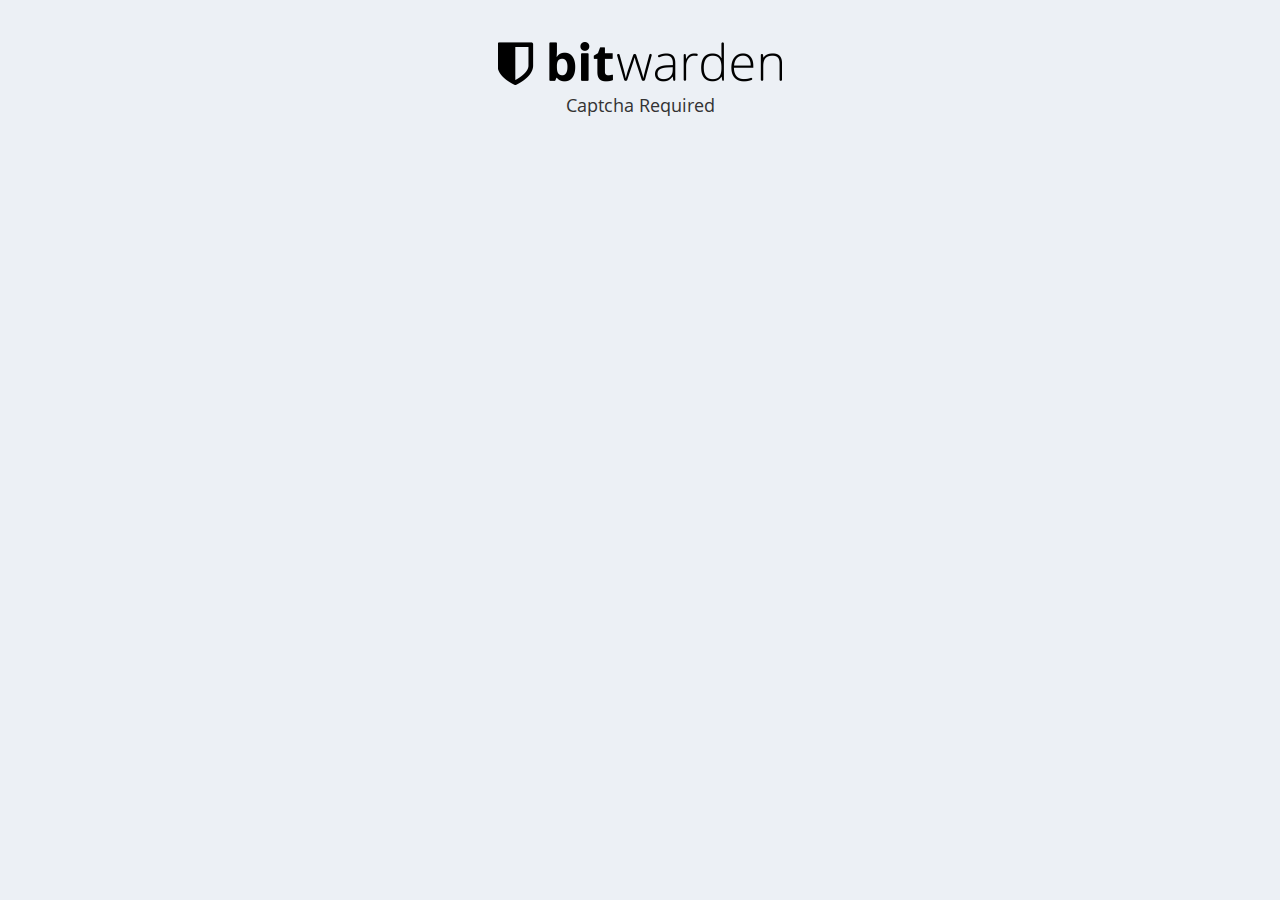
<file: captcha-mobile-connector.html>
<!DOCTYPE html>
<html class="theme_light">
  <head>
    <meta charset="utf-8" />
    <meta
      name="viewport"
      content="width=device-width,initial-scale=1,maximum-scale=1,user-scalable=no"
    />
    <meta http-equiv="X-UA-Compatible" content="IE=edge,chrome=1" />
    <meta name="HandheldFriendly" content="true" />
    <title>Bitwarden Captcha Connector</title>
  <link href="connectors/captcha.d5c561faeb5a42839e5e.css" rel="stylesheet"></head>

  <body class="layout_frontend">
    <div class="row justify-content-md-center mt-5">
      <div>
        <img src="images/logo-dark@2x.png" class="logo mb-2" alt="Bitwarden" />
        <p id="captchaRequired" class="lead text-center mx-4 mb-4">Captcha Required</p>
        <div id="captcha"></div>
      </div>
    </div>
  <script defer src="connectors/captcha.9bba4d4e917d8626808b.js"></script></body>
</html>
</file>
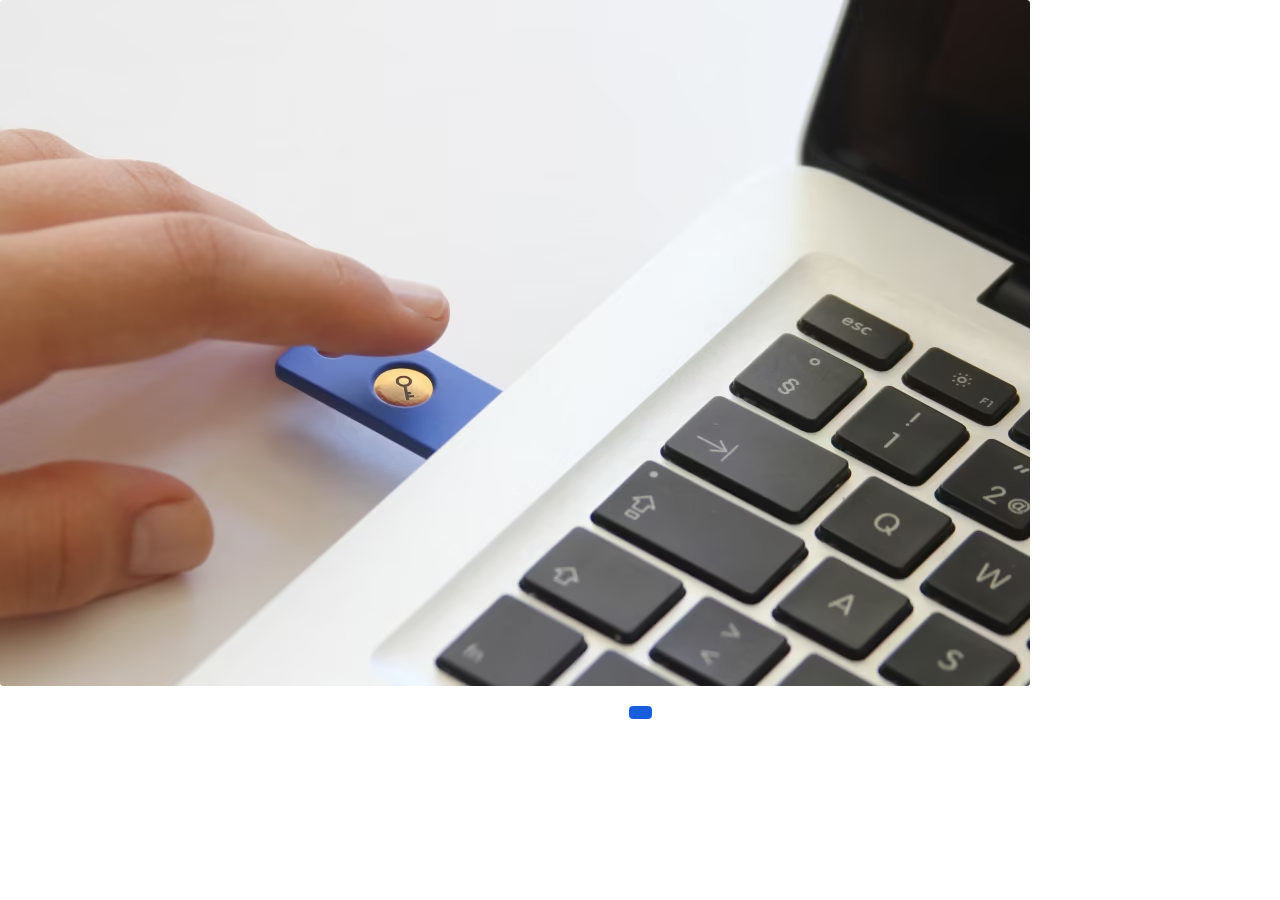
<file: webauthn-connector.html>
<!DOCTYPE html>
<html>
  <head>
    <meta charset="utf-8" />
    <title>Bitwarden WebAuthn Connector</title>
  <link href="connectors/webauthn.6cc861b3900631bfd303.css" rel="stylesheet"></head>

  <body style="background: transparent">
    <picture>
      <source srcset="images/u2fkey.avif" type="image/avif" />
      <source srcset="images/u2fkey.webp" type="image/webp" />
      <img src="images/u2fkey.jpg" class="rounded img-fluid mb-3" />
    </picture>
    <div class="text-center">
      <button id="webauthn-button" class="btn btn-primary"></button>
    </div>
  <script defer src="connectors/webauthn.abaf3e80b83de7d72c63.js"></script></body>
</html>
</file>
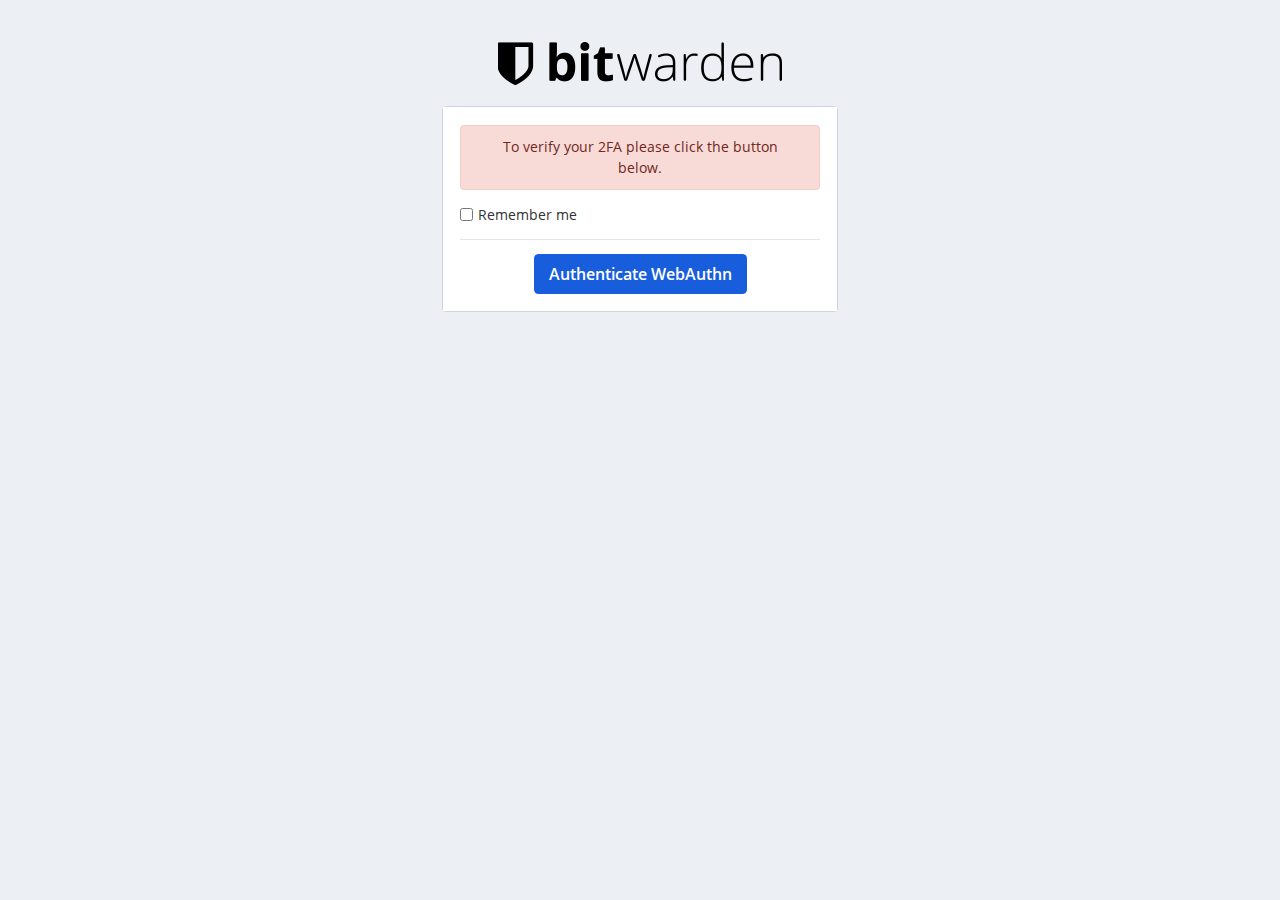
<file: webauthn-fallback-connector.html>
<!DOCTYPE html>
<html class="theme_light">
  <head>
    <meta charset="utf-8" />
    <title>Bitwarden WebAuthn Connector</title>
  <link href="connectors/webauthn-fallback.6cc861b3900631bfd303.css" rel="stylesheet"></head>

  <body class="layout_frontend">
    <div class="container">
      <div class="row justify-content-center mt-5">
        <div class="col-5">
          <img src="images/logo-dark@2x.png" class="mb-4 logo" alt="Bitwarden" />
          <div id="spinner">
            <p class="text-center">
              <i
                class="bwi bwi-spinner bwi-spin bwi-2x text-muted"
                title="Loading"
                aria-hidden="true"
              ></i>
            </p>
          </div>
          <div id="content" class="card mt-4 d-none">
            <div class="card-body ng-star-inserted">
              <p id="msg" class="text-center"></p>
              <div class="form-check">
                <input type="checkbox" class="form-check-input" id="remember" name="remember" />
                <label class="form-check-label" for="remember" id="remember-label"></label>
              </div>
              <hr />
              <p class="text-center mb-0">
                <button id="webauthn-button" class="btn btn-primary btn-lg"></button>
              </p>
            </div>
          </div>
        </div>
      </div>
    </div>
  <script defer src="connectors/webauthn-fallback.a42518522ff65522ee83.js"></script></body>
</html>
</file>
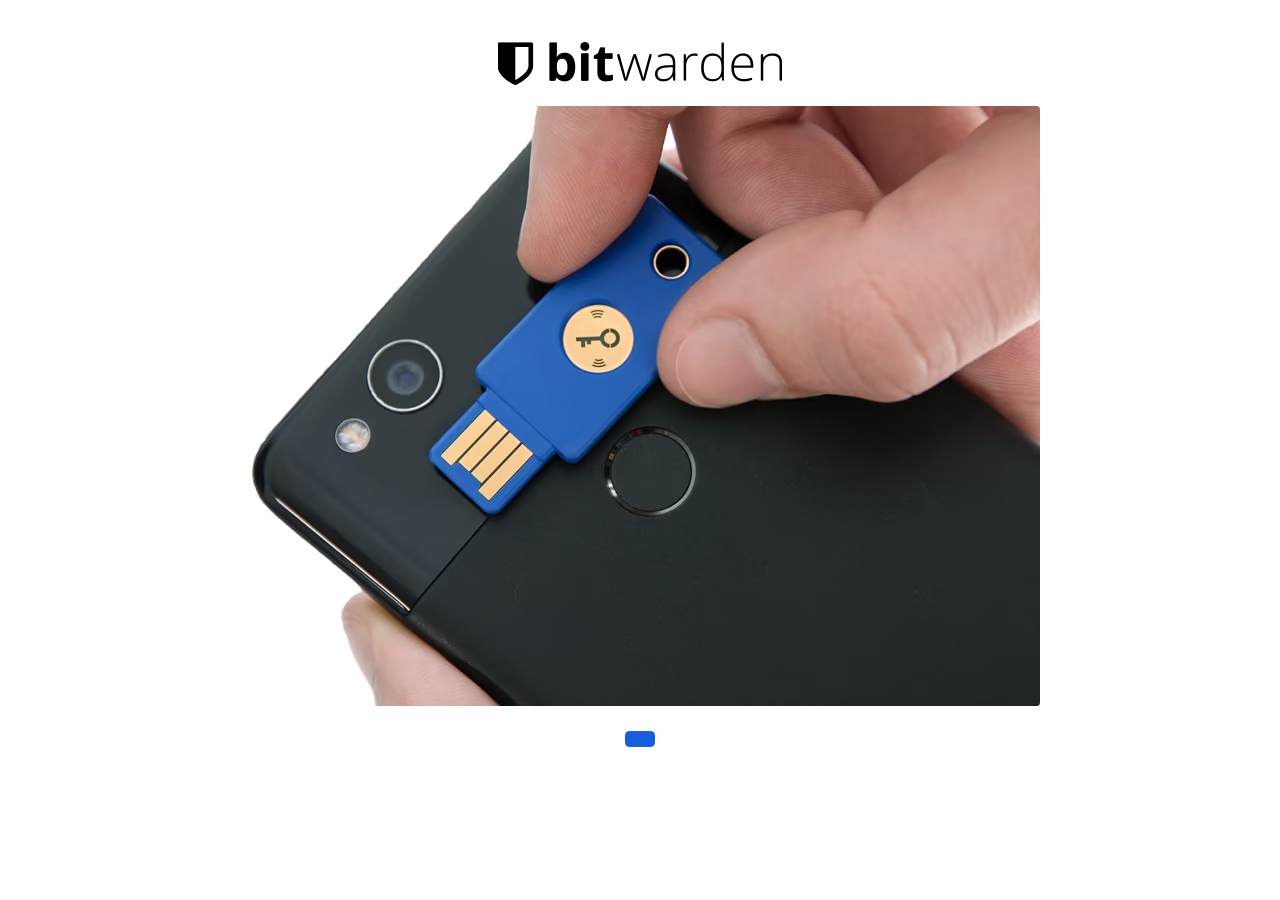
<file: webauthn-mobile-connector.html>
<!DOCTYPE html>
<html>
  <head>
    <meta charset="utf-8" />
    <meta
      name="viewport"
      content="width=device-width,initial-scale=1,maximum-scale=1,user-scalable=no"
    />
    <meta http-equiv="X-UA-Compatible" content="IE=edge,chrome=1" />
    <meta name="HandheldFriendly" content="true" />
    <title>Bitwarden WebAuthn Connector</title>
  <link href="connectors/webauthn.6cc861b3900631bfd303.css" rel="stylesheet"></head>

  <body style="background: transparent">
    <div class="row justify-content-md-center mt-5">
      <div>
        <img src="images/logo-dark@2x.png" class="logo mb-2" alt="Bitwarden" />
        <p id="webauthn-header" class="lead text-center mx-4 mb-4"></p>
        <picture>
          <source srcset="images/u2fkey-mobile.avif" type="image/avif" />
          <source srcset="images/u2fkey-mobile.webp" type="image/webp" />
          <img src="images/u2fkey-mobile.jpg" class="rounded img-fluid" />
        </picture>
        <div class="text-center mt-4">
          <button id="webauthn-button" class="btn btn-primary btn-lg"></button>
        </div>
      </div>
    </div>
  <script defer src="connectors/webauthn.abaf3e80b83de7d72c63.js"></script></body>
</html>
</file>
